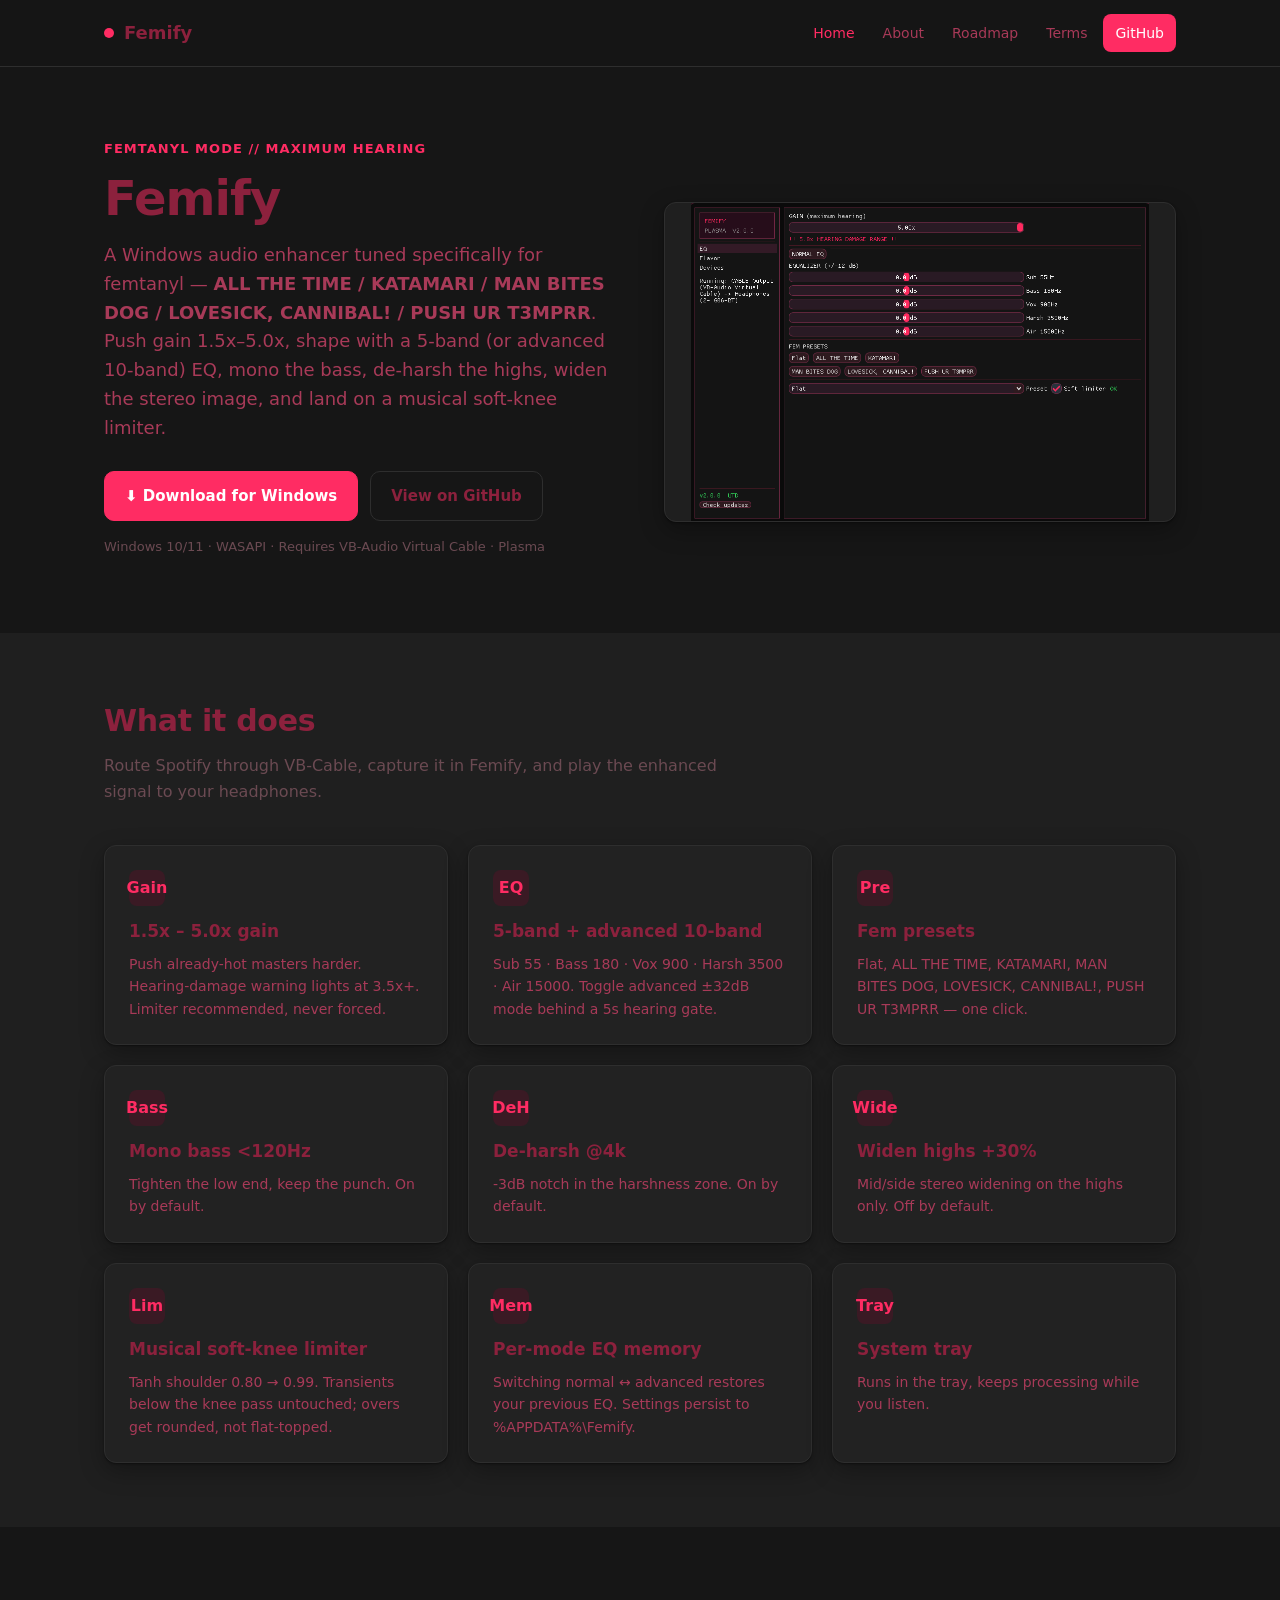
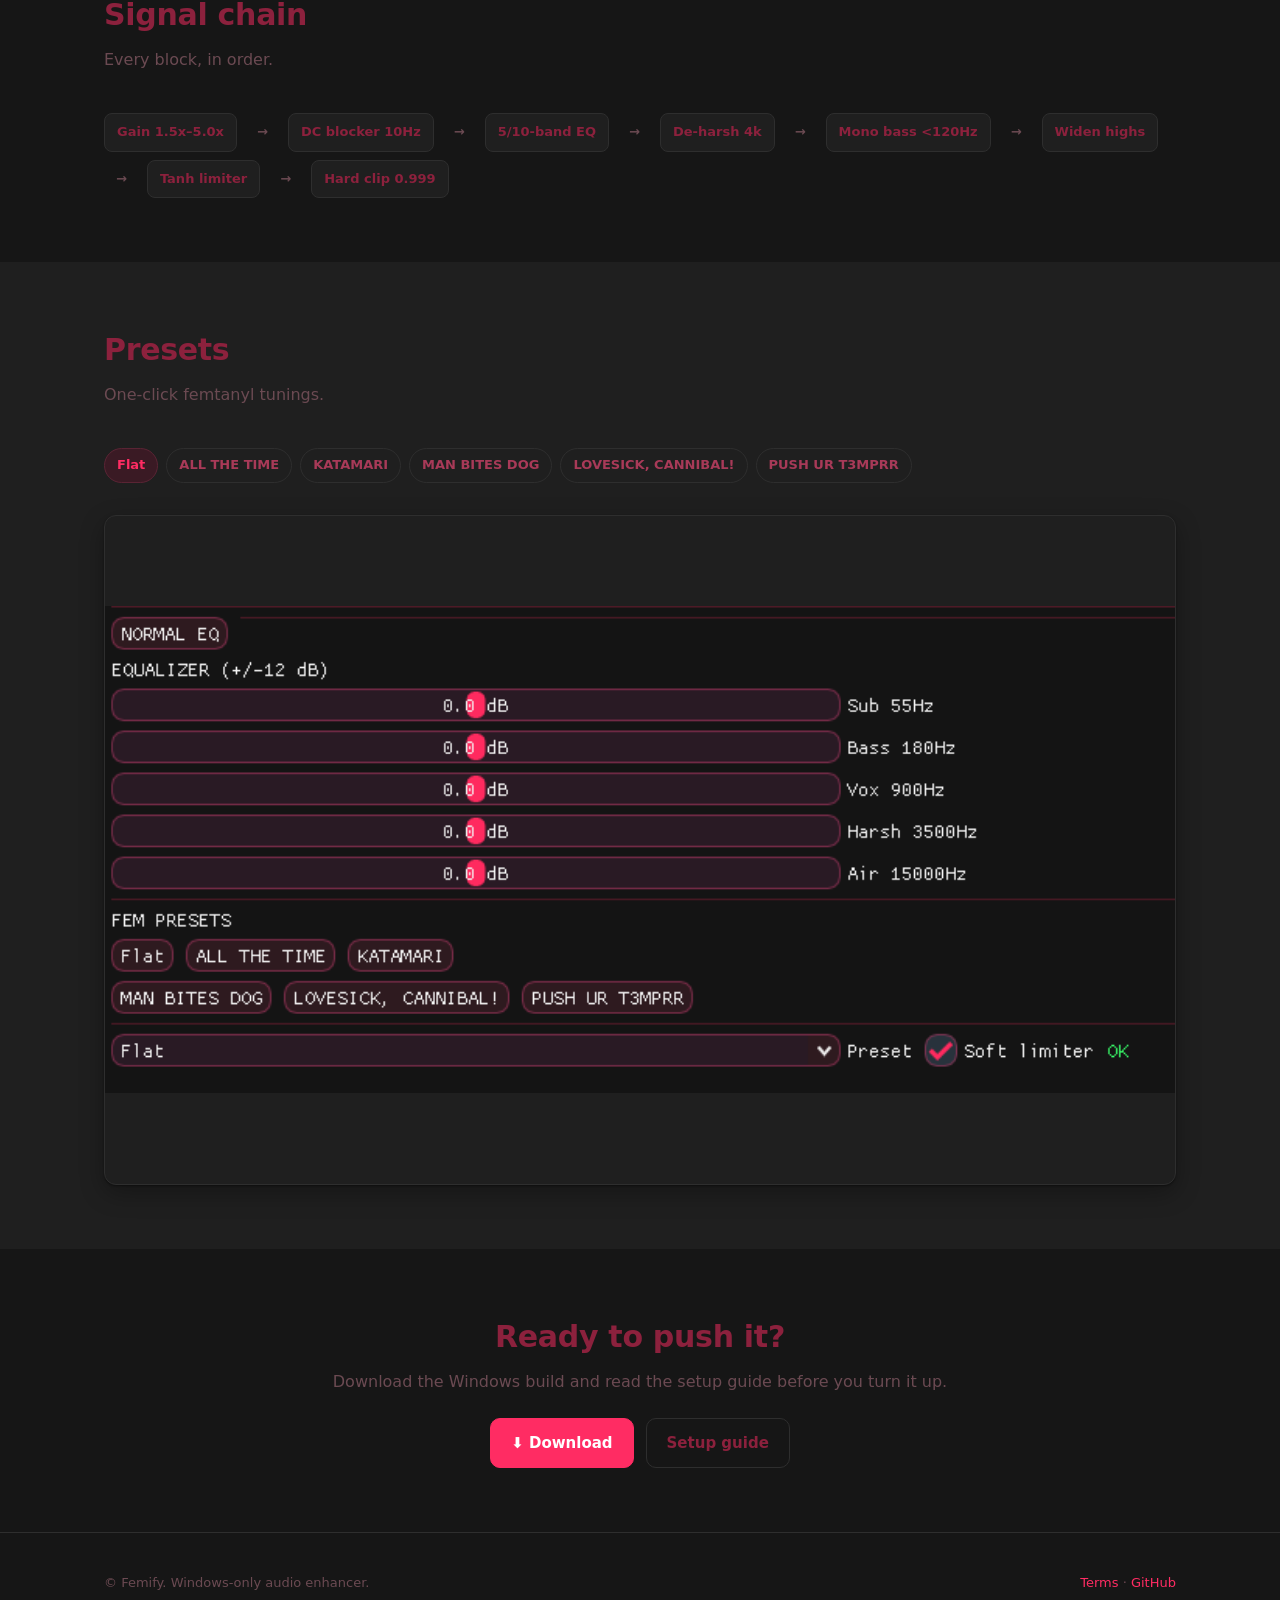
<file: index.html>
<!DOCTYPE html>
<html lang="en">
<head>
  <meta charset="utf-8" />
  <meta name="viewport" content="width=device-width, initial-scale=1" />
  <title>Femify</title>
  <meta name="description" content="Femify: a Windows audio enhancer tuned for femtanyl — gain, EQ, mono bass, de-harsh, widen, soft limiter." />
  <link rel="stylesheet" href="style.css" />
</head>
<body>
  <nav class="nav">
    <div class="nav-inner">
      <a class="brand" href="index.html"><span class="dot"></span>Femify</a>
      <button class="menu-btn" aria-label="Menu">☰</button>
      <div class="nav-links">
        <a href="index.html">Home</a>
        <a href="about.html">About</a>
        <a href="roadmap.html">Roadmap</a>
        <a href="terms.html">Terms</a>
        <a class="nav-cta" href="https://github.com/Paxel-GH/Femify" target="_blank" rel="noopener">GitHub</a>
      </div>
    </div>
  </nav>

  <main>
    <section class="hero">
      <div class="container hero-grid">
        <div>
          <div class="eyebrow">femtanyl mode // maximum hearing</div>
          <h1>Femify</h1>
          <p>
            <!-- STARTER TEXT: replace this intro with your own copy -->
            A Windows audio enhancer tuned specifically for femtanyl —
            <strong>ALL THE TIME / KATAMARI / MAN BITES DOG / LOVESICK, CANNIBAL! / PUSH UR T3MPRR</strong>.
            Push gain 1.5x–5.0x, shape with a 5-band (or advanced 10-band) EQ, mono the bass,
            de-harsh the highs, widen the stereo image, and land on a musical soft-knee limiter.
          </p>
          <div class="hero-actions">
            <a class="btn btn-primary" href="https://github.com/Paxel-GH/Femify/releases/latest" target="_blank" rel="noopener">⬇ Download for Windows</a>
            <a class="btn btn-ghost" href="https://github.com/Paxel-GH/Femify" target="_blank" rel="noopener">View on GitHub</a>
          </div>
          <p style="margin-top:16px;font-size:13px;color:var(--muted);">
            <!-- STARTER TEXT: version / status line -->
            Windows 10/11 · WASAPI · Requires VB-Audio Virtual Cable · Plasma
          </p>
        </div>
        <div class="screenshot">
          <img src="assets/screenshot-main.png" alt="Femify main window" />
        </div>
      </div>
    </section>

    <section class="alt">
      <div class="container">
        <h2 class="section-title">What it does</h2>
        <p class="section-sub">
          <!-- STARTER TEXT: one-line summary of the app -->
          Route Spotify through VB-Cable, capture it in Femify, and play the enhanced signal to your headphones.
        </p>
        <div class="grid grid-3">
          <div class="card">
            <div class="icon">Gain</div>
            <h3>1.5x – 5.0x gain</h3>
            <p>Push already-hot masters harder. Hearing-damage warning lights at 3.5x+. Limiter recommended, never forced.</p>
          </div>
          <div class="card">
            <div class="icon">EQ</div>
            <h3>5-band + advanced 10-band</h3>
            <p>Sub 55 · Bass 180 · Vox 900 · Harsh 3500 · Air 15000. Toggle advanced ±32dB mode behind a 5s hearing gate.</p>
          </div>
          <div class="card">
            <div class="icon">Pre</div>
            <h3>Fem presets</h3>
            <p>Flat, ALL THE TIME, KATAMARI, MAN BITES DOG, LOVESICK, CANNIBAL!, PUSH UR T3MPRR — one click.</p>
          </div>
          <div class="card">
            <div class="icon">Bass</div>
            <h3>Mono bass &lt;120Hz</h3>
            <p>Tighten the low end, keep the punch. On by default.</p>
          </div>
          <div class="card">
            <div class="icon">DeH</div>
            <h3>De-harsh @4k</h3>
            <p>-3dB notch in the harshness zone. On by default.</p>
          </div>
          <div class="card">
            <div class="icon">Wide</div>
            <h3>Widen highs +30%</h3>
            <p>Mid/side stereo widening on the highs only. Off by default.</p>
          </div>
          <div class="card">
            <div class="icon">Lim</div>
            <h3>Musical soft-knee limiter</h3>
            <p>Tanh shoulder 0.80 → 0.99. Transients below the knee pass untouched; overs get rounded, not flat-topped.</p>
          </div>
          <div class="card">
            <div class="icon">Mem</div>
            <h3>Per-mode EQ memory</h3>
            <p>Switching normal ↔ advanced restores your previous EQ. Settings persist to %APPDATA%\Femify.</p>
          </div>
          <div class="card">
            <div class="icon">Tray</div>
            <h3>System tray</h3>
            <p>Runs in the tray, keeps processing while you listen.</p>
          </div>
        </div>
      </div>
    </section>

    <section>
      <div class="container">
        <h2 class="section-title">Signal chain</h2>
        <p class="section-sub">Every block, in order.</p>
        <div class="chain">
          <span>Gain 1.5x–5.0x</span><span class="arrow">→</span>
          <span>DC blocker 10Hz</span><span class="arrow">→</span>
          <span>5/10-band EQ</span><span class="arrow">→</span>
          <span>De-harsh 4k</span><span class="arrow">→</span>
          <span>Mono bass &lt;120Hz</span><span class="arrow">→</span>
          <span>Widen highs</span><span class="arrow">→</span>
          <span>Tanh limiter</span><span class="arrow">→</span>
          <span>Hard clip 0.999</span>
        </div>
      </div>
    </section>

    <section class="alt">
      <div class="container">
        <h2 class="section-title">Presets</h2>
        <p class="section-sub">One-click femtanyl tunings.</p>
        <div class="chips">
          <span class="chip accent">Flat</span>
          <span class="chip">ALL THE TIME</span>
          <span class="chip">KATAMARI</span>
          <span class="chip">MAN BITES DOG</span>
          <span class="chip">LOVESICK, CANNIBAL!</span>
          <span class="chip">PUSH UR T3MPRR</span>
        </div>
        <div style="margin-top:32px;" class="screenshot">
          <img src="assets/screenshot-eq.png" alt="Femify equalizer view" />
        </div>
      </div>
    </section>

    <section>
      <div class="container" style="text-align:center;">
        <h2 class="section-title">Ready to push it?</h2>
        <p class="section-sub" style="margin:0 auto 24px;">
          <!-- STARTER TEXT: closing call to action -->
          Download the Windows build and read the setup guide before you turn it up.
        </p>
        <div class="hero-actions" style="justify-content:center;">
          <a class="btn btn-primary" href="https://github.com/Paxel-GH/Femify/releases/latest" target="_blank" rel="noopener">⬇ Download</a>
          <a class="btn btn-ghost" href="setup.html">Setup guide</a>
        </div>
      </div>
    </section>
  </main>

  <footer>
    <div class="container footer-inner">
      <span>© Femify. Windows-only audio enhancer.</span>
      <span>
        <a href="terms.html">Terms</a> ·
        <a href="https://github.com/Paxel-GH/Femify" target="_blank" rel="noopener">GitHub</a>
      </span>
    </div>
  </footer>
  <script src="script.js"></script>
</body>
</html>
</file>
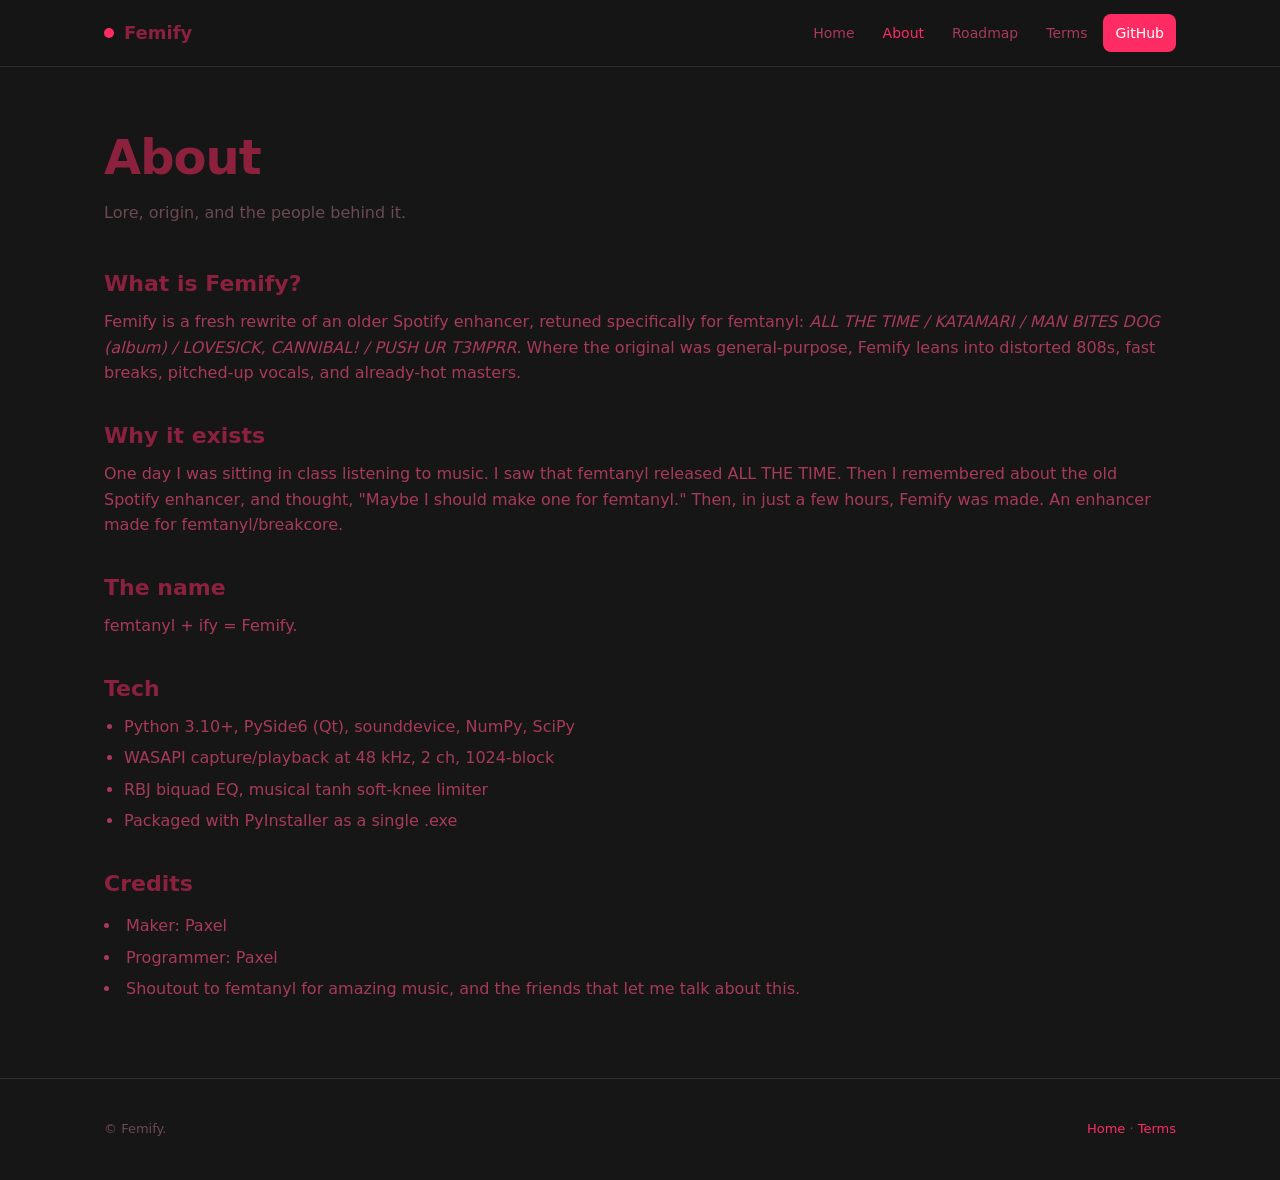
<file: about.html>
<!DOCTYPE html>
<html lang="en">
<head>
  <meta charset="utf-8" />
  <meta name="viewport" content="width=device-width, initial-scale=1" />
  <title>About — Femify</title>
  <link rel="stylesheet" href="style.css" />
</head>
<body>
  <nav class="nav">
    <div class="nav-inner">
      <a class="brand" href="index.html"><span class="dot"></span>Femify</a>
      <button class="menu-btn" aria-label="Menu">☰</button>
      <div class="nav-links">
        <a href="index.html">Home</a>
        <a href="about.html">About</a>
        <a href="roadmap.html">Roadmap</a>
        <a href="terms.html">Terms</a>
        <a class="nav-cta" href="https://github.com/Paxel-GH/Femify" target="_blank" rel="noopener">GitHub</a>
      </div>
    </div>
  </nav>

  <main>
    <section>
      <div class="container">
        <h1>About</h1>
        <p class="section-sub">Lore, origin, and the people behind it.</p>

        <div class="prose">
          <!-- STARTER TEXT -->
          <h2>What is Femify?</h2>
          <p>
            Femify is a fresh rewrite of an older Spotify enhancer, retuned specifically for femtanyl:
            <em>ALL THE TIME / KATAMARI / MAN BITES DOG (album) / LOVESICK, CANNIBAL! / PUSH UR T3MPRR</em>.
            Where the original was general-purpose, Femify leans into distorted 808s, fast breaks,
            pitched-up vocals, and already-hot masters.
          </p>

          <h2>Why it exists</h2>
          <p>
            <!-- STARTER TEXT -->
            One day I was sitting in class listening to music. I saw that femtanyl released ALL THE TIME.
			Then I remembered about the old Spotify enhancer, and thought, "Maybe I should make one for femtanyl."
			Then, in just a few hours, Femify was made. An enhancer made for femtanyl/breakcore.
          </p>

          <h2>The name</h2>
          <p>
            <!-- STARTER TEXT -->
            femtanyl + ify = Femify.
          </p>

          <h2>Tech</h2>
          <ul>
            <li>Python 3.10+, PySide6 (Qt), sounddevice, NumPy, SciPy</li>
            <li>WASAPI capture/playback at 48 kHz, 2 ch, 1024-block</li>
            <li>RBJ biquad EQ, musical tanh soft-knee limiter</li>
            <li>Packaged with PyInstaller as a single .exe</li>
          </ul>

          <h2>Credits</h2>
          <p>
            <!-- STARTER TEXT -->
            <li>Maker: Paxel</li>
			<li>Programmer: Paxel</li>
			<li>Shoutout to femtanyl for amazing music, and the friends that let me talk about this.</li>
          </p>
        </div>
      </div>
    </section>
  </main>

  <footer>
    <div class="container footer-inner">
      <span>© Femify.</span>
      <span><a href="index.html">Home</a> · <a href="terms.html">Terms</a></span>
    </div>
  </footer>
  <script src="script.js"></script>
</body>
</html>
</file>
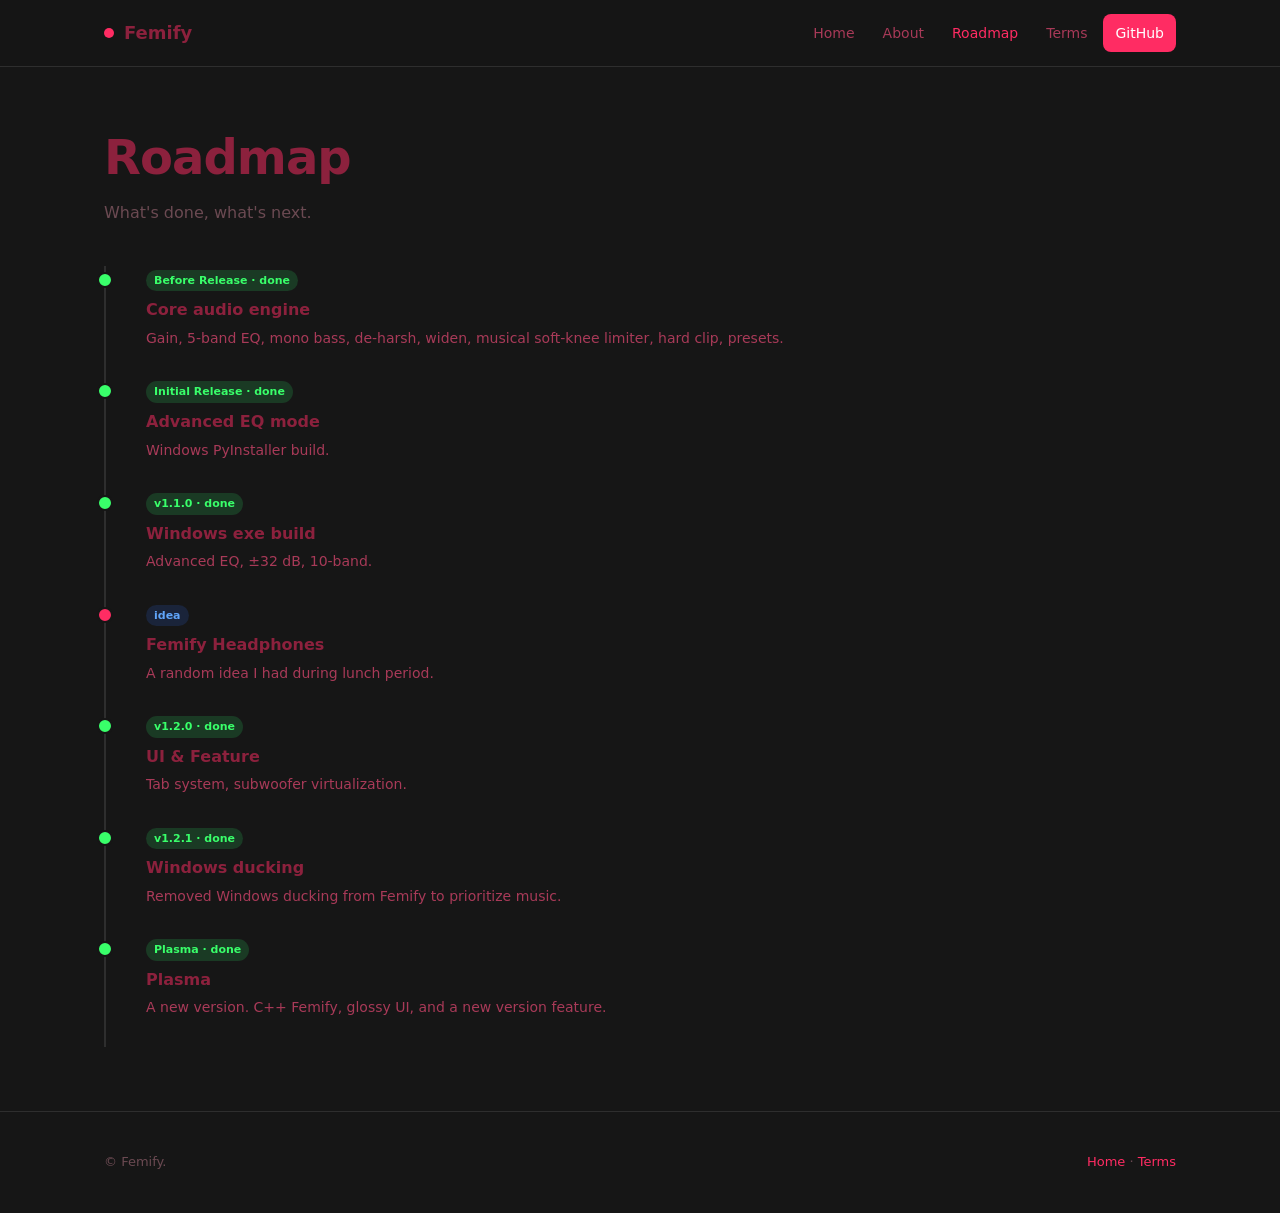
<file: roadmap.html>
<!DOCTYPE html>
<html lang="en">
<head>
  <meta charset="utf-8" />
  <meta name="viewport" content="width=device-width, initial-scale=1" />
  <title>Roadmap — Femify</title>
  <link rel="stylesheet" href="style.css" />
</head>
<body>
  <nav class="nav">
    <div class="nav-inner">
      <a class="brand" href="index.html"><span class="dot"></span>Femify</a>
      <button class="menu-btn" aria-label="Menu">☰</button>
      <div class="nav-links">
        <a href="index.html">Home</a>
        <a href="about.html">About</a>
        <a href="roadmap.html">Roadmap</a>
        <a href="terms.html">Terms</a>
        <a class="nav-cta" href="https://github.com/Paxel-GH/Femify" target="_blank" rel="noopener">GitHub</a>
      </div>
    </div>
  </nav>

  <main>
    <section>
      <div class="container">
        <h1>Roadmap</h1>
        <p class="section-sub">What's done, what's next.</p>

        <div class="rm">
          <div class="rm-item done">
            <span class="rm-tag done">Before Release · done</span>
            <h4>Core audio engine</h4>
            <p>Gain, 5-band EQ, mono bass, de-harsh, widen, musical soft-knee limiter, hard clip, presets.</p>
          </div>
          <div class="rm-item done">
            <span class="rm-tag done">Initial Release · done</span>
            <h4>Advanced EQ mode</h4>
            <p>Windows PyInstaller build.</p>
          </div>
          <div class="rm-item done">
            <span class="rm-tag done">v1.1.0 · done</span>
            <h4>Windows exe build</h4>
            <p>Advanced EQ, ±32 dB, 10-band.</p>
          </div>
          <div class="rm-item">
            <span class="rm-tag planned">idea</span>
            <h4>Femify Headphones</h4>
            <p>A random idea I had during lunch period.</p>
          </div>
		  <div class="rm-item done">
            <span class="rm-tag done">v1.2.0 · done</span>
            <h4>UI & Feature</h4>
            <p>Tab system, subwoofer virtualization.</p>
          </div>
		  <div class="rm-item done">
            <span class="rm-tag done">v1.2.1 · done</span>
            <h4>Windows ducking</h4>
            <p>Removed Windows ducking from Femify to prioritize music.</p>
          </div>
		  <div class="rm-item done">
            <span class="rm-tag done">Plasma · done</span>
            <h4>Plasma</h4>
            <p>A new version. C++ Femify, glossy UI, and a new version feature.</p>
          </div>
        </div>
      </div>
    </section>
  </main>

  <footer>
    <div class="container footer-inner">
      <span>© Femify.</span>
      <span><a href="index.html">Home</a> · <a href="terms.html">Terms</a></span>
    </div>
  </footer>
  <script src="script.js"></script>
</body>
</html>
</file>
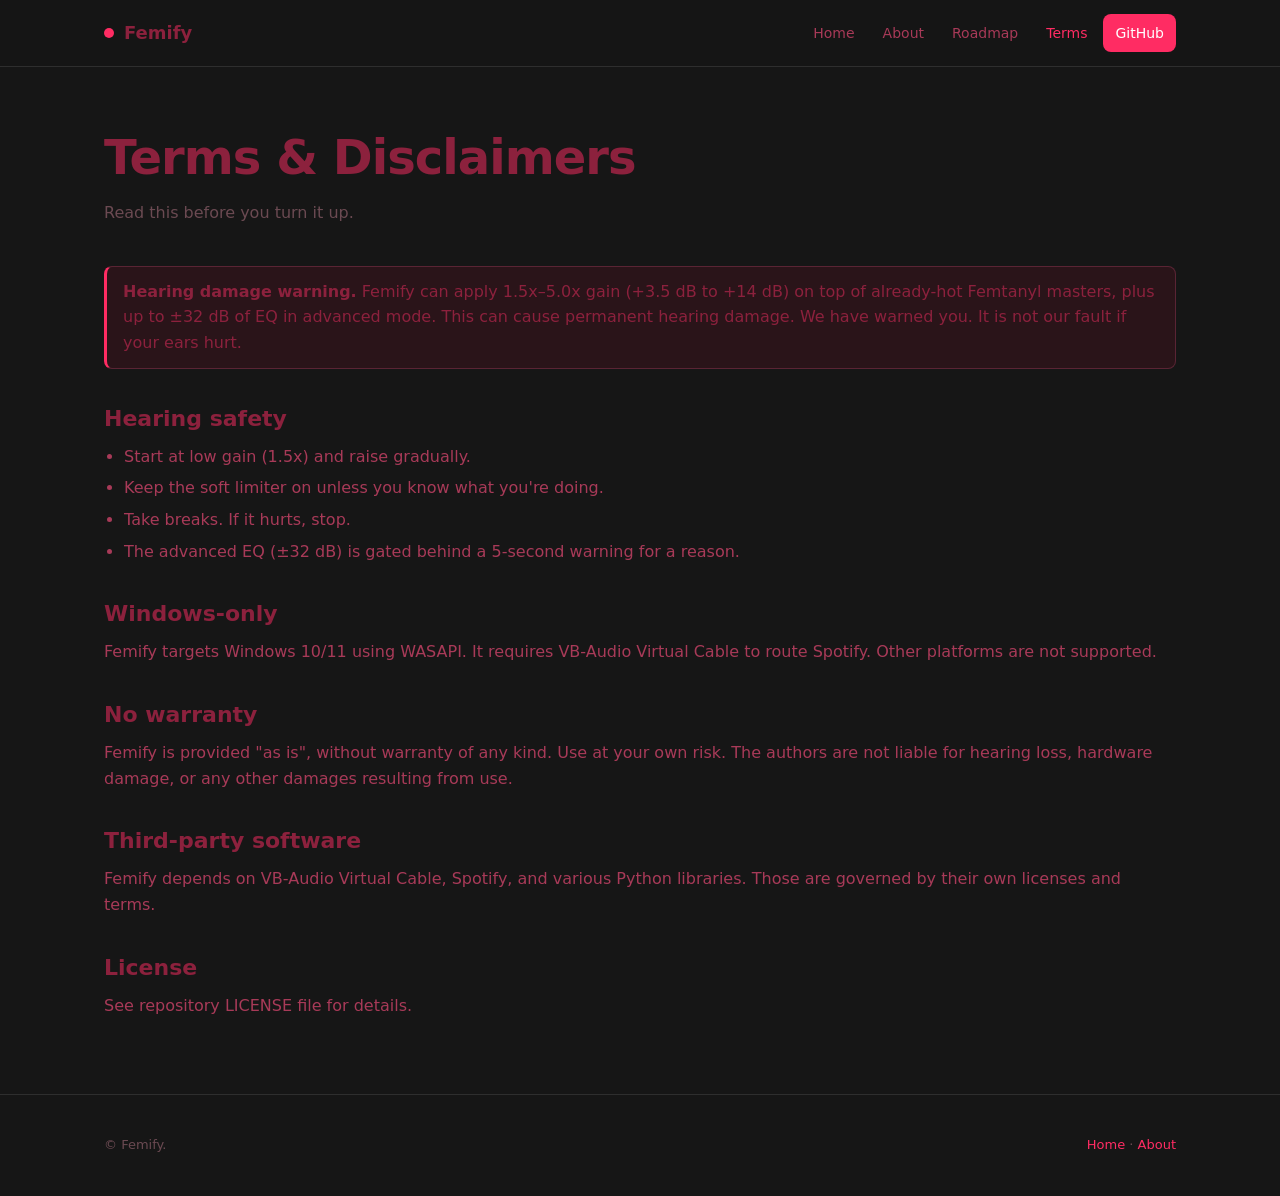
<file: terms.html>
<!DOCTYPE html>
<html lang="en">
<head>
  <meta charset="utf-8" />
  <meta name="viewport" content="width=device-width, initial-scale=1" />
  <title>Terms & Disclaimers — Femify</title>
  <link rel="stylesheet" href="style.css" />
</head>
<body>
  <nav class="nav">
    <div class="nav-inner">
      <a class="brand" href="index.html"><span class="dot"></span>Femify</a>
      <button class="menu-btn" aria-label="Menu">☰</button>
      <div class="nav-links">
        <a href="index.html">Home</a>
        <a href="about.html">About</a>
        <a href="roadmap.html">Roadmap</a>
        <a href="terms.html">Terms</a>
        <a class="nav-cta" href="https://github.com/Paxel-GH/Femify" target="_blank" rel="noopener">GitHub</a>
      </div>
    </div>
  </nav>

  <main>
    <section>
      <div class="container">
        <h1>Terms & Disclaimers</h1>
        <p class="section-sub">Read this before you turn it up.</p>

        <div class="prose">
          <div class="warn">
            <strong>Hearing damage warning.</strong>
            Femify can apply 1.5x–5.0x gain (+3.5 dB to +14 dB) on top of already-hot Femtanyl masters,
            plus up to ±32 dB of EQ in advanced mode. This can cause permanent hearing damage.
            We have warned you. It is not our fault if your ears hurt.
          </div>

          <h2>Hearing safety</h2>
          <ul>
            <li>Start at low gain (1.5x) and raise gradually.</li>
            <li>Keep the soft limiter on unless you know what you're doing.</li>
            <li>Take breaks. If it hurts, stop.</li>
            <li>The advanced EQ (±32 dB) is gated behind a 5-second warning for a reason.</li>
          </ul>

          <h2>Windows-only</h2>
          <p>Femify targets Windows 10/11 using WASAPI. It requires VB-Audio Virtual Cable to route Spotify.
             Other platforms are not supported.</p>

          <h2>No warranty</h2>
          <p>Femify is provided "as is", without warranty of any kind. Use at your own risk.
             The authors are not liable for hearing loss, hardware damage, or any other damages resulting from use.</p>

          <h2>Third-party software</h2>
          <p>Femify depends on VB-Audio Virtual Cable, Spotify, and various Python libraries.
             Those are governed by their own licenses and terms.</p>

          <h2>License</h2>
          <p>
            <!-- STARTER TEXT -->
            See repository LICENSE file for details.
          </p>
        </div>
      </div>
    </section>
  </main>

  <footer>
    <div class="container footer-inner">
      <span>© Femify.</span>
      <span><a href="index.html">Home</a> · <a href="about.html">About</a></span>
    </div>
  </footer>
  <script src="script.js"></script>
</body>
</html>
</file>
<file: style.css>
/* Femify site — dark minimal */
:root {
  --bg: #161616;
  --bg-soft: #1f1f1f;
  --bg-card: #222222;
  --text: #8C213D;
  --text-2: #a83a58;
  --muted: #6b4a52;
  --accent: #FF2C63;
  --accent-2: #d91f52;
  --border: #2e2e2e;
  --shadow: 0 1px 2px rgba(0,0,0,.4), 0 8px 24px rgba(0,0,0,.3);
  --radius: 12px;
  --max: 1120px;
}
* { box-sizing: border-box; }
html { scroll-behavior: smooth; }
body {
  margin: 0;
  font-family: "Inter", system-ui, -apple-system, "Segoe UI", Roboto, Helvetica, Arial, sans-serif;
  color: var(--text);
  background: var(--bg);
  line-height: 1.6;
  -webkit-font-smoothing: antialiased;
}
img { max-width: 100%; display: block; }
a { color: var(--accent); text-decoration: none; }
a:hover { text-decoration: underline; }

.container { max-width: var(--max); margin: 0 auto; padding: 0 24px; }

/* Nav */
.nav {
  position: sticky; top: 0; z-index: 50;
  background: rgba(22,22,22,.9);
  backdrop-filter: blur(10px);
  border-bottom: 1px solid var(--border);
}
.nav-inner {
  max-width: var(--max); margin: 0 auto; padding: 14px 24px;
  display: flex; align-items: center; justify-content: space-between; gap: 16px;
}
.brand { display: flex; align-items: center; gap: 10px; font-weight: 800; font-size: 18px; color: var(--text); }
.brand .dot { width: 10px; height: 10px; border-radius: 50%; background: var(--accent); }
.nav-links { display: flex; gap: 4px; align-items: center; }
.nav-links a {
  padding: 8px 12px; border-radius: 8px; color: var(--text-2); font-weight: 500; font-size: 14px;
}
.nav-links a:hover { background: var(--bg-soft); color: var(--text); text-decoration: none; }
.nav-links a.active { color: var(--accent); }
.nav-cta {
  background: var(--accent); color: #fff !important; padding: 8px 16px; border-radius: 8px; font-weight: 600;
}
.nav-cta:hover { background: var(--accent-2); }
.menu-btn { display: none; background: none; border: 1px solid var(--border); border-radius: 8px; padding: 6px 10px; cursor: pointer; color: var(--text); }

/* Hero */
.hero { padding: 72px 0 48px; }
.hero-grid { display: grid; grid-template-columns: 1fr 1fr; gap: 48px; align-items: center; }
.eyebrow { color: var(--accent); font-weight: 700; font-size: 13px; letter-spacing: .08em; text-transform: uppercase; margin-bottom: 12px; }
h1 { font-size: 48px; line-height: 1.1; margin: 0 0 16px; letter-spacing: -.02em; }
.hero p { font-size: 18px; color: var(--text-2); margin: 0 0 28px; }
.hero-actions { display: flex; gap: 12px; flex-wrap: wrap; }
.btn {
  display: inline-flex; align-items: center; gap: 8px;
  padding: 12px 20px; border-radius: 10px; font-weight: 600; font-size: 15px;
  border: 1px solid var(--border); background: var(--bg-card); color: var(--text); cursor: pointer;
}
.btn:hover { text-decoration: none; background: var(--bg-soft); }
.btn-primary { background: var(--accent); color: #fff; border-color: var(--accent); }
.btn-primary:hover { background: var(--accent-2); border-color: var(--accent-2); }
.btn-ghost { background: transparent; }

.screenshot {
  background: var(--bg-soft); border: 1px solid var(--border); border-radius: var(--radius);
  aspect-ratio: 16/10; display: flex; align-items: center; justify-content: center;
  color: var(--muted); font-size: 14px; overflow: hidden; box-shadow: var(--shadow);
}
.screenshot img { width: 100%; height: 100%; object-fit: contain; }
.screenshot .hint { text-align: center; padding: 16px; }

/* Sections */
section { padding: 64px 0; }
section.alt { background: var(--bg-soft); }
.section-title { font-size: 30px; margin: 0 0 8px; letter-spacing: -.01em; }
.section-sub { color: var(--muted); margin: 0 0 40px; max-width: 640px; }

/* Features grid */
.grid { display: grid; gap: 20px; }
.grid-3 { grid-template-columns: repeat(3, 1fr); }
.grid-2 { grid-template-columns: repeat(2, 1fr); }
.card {
  background: var(--bg-card); border: 1px solid var(--border); border-radius: var(--radius);
  padding: 24px; box-shadow: var(--shadow);
}
.card h3 { margin: 0 0 8px; font-size: 17px; }
.card p { margin: 0; color: var(--text-2); font-size: 14px; }
.card .icon { width: 36px; height: 36px; border-radius: 8px; background: #3a1a24; color: var(--accent); display: flex; align-items: center; justify-content: center; margin-bottom: 12px; font-weight: 700; }

/* Preset chips */
.chips { display: flex; flex-wrap: wrap; gap: 8px; }
.chip { padding: 6px 12px; border-radius: 999px; background: var(--bg-soft); border: 1px solid var(--border); font-size: 13px; font-weight: 600; color: var(--text-2); }
.chip.accent { background: #3a1a24; color: var(--accent); border-color: #5a2434; }

/* Chain */
.chain { display: flex; flex-wrap: wrap; gap: 8px; align-items: center; }
.chain span { padding: 8px 12px; background: var(--bg-soft); border: 1px solid var(--border); border-radius: 8px; font-size: 13px; font-weight: 600; }
.chain .arrow { background: none; border: none; color: var(--muted); }

/* Steps */
.steps { counter-reset: step; }
.step { display: grid; grid-template-columns: 40px 1fr; gap: 16px; padding: 16px 0; border-bottom: 1px solid var(--border); }
.step:last-child { border-bottom: none; }
.step-num { width: 32px; height: 32px; border-radius: 50%; background: var(--accent); color: #fff; display: flex; align-items: center; justify-content: center; font-weight: 700; font-size: 14px; }
.step h4 { margin: 0 0 4px; font-size: 16px; }
.step p { margin: 0; color: var(--text-2); font-size: 14px; }

/* Code block */
.code { background: #0f0f0f; color: #c9a0a8; border: 1px solid var(--border); border-radius: 10px; padding: 16px 20px; font-family: "Consolas", "Menlo", monospace; font-size: 13px; overflow-x: auto; line-height: 1.5; }
.code .c { color: var(--muted); }

/* Lists / prose */
.prose { color: var(--text-2); }
.prose h2 { color: var(--text); font-size: 22px; margin: 32px 0 8px; }
.prose h3 { color: var(--text); font-size: 17px; margin: 24px 0 6px; }
.prose p { margin: 0 0 12px; }
.prose ul { margin: 0 0 12px; padding-left: 20px; }
.prose li { margin-bottom: 6px; }
.prose .warn { background: #2a1419; border: 1px solid #5a2434; border-left: 3px solid var(--accent); padding: 12px 16px; border-radius: 8px; color: var(--text); margin: 16px 0; }

/* Roadmap */
.rm { position: relative; padding-left: 24px; border-left: 2px solid var(--border); }
.rm-item { position: relative; padding: 0 0 28px 16px; }
.rm-item::before { content: ""; position: absolute; left: -33px; top: 6px; width: 12px; height: 12px; border-radius: 50%; background: var(--accent); border: 2px solid var(--bg); }
.rm-item.done::before { background: #39ff6a; }
.rm-item h4 { margin: 0 0 4px; }
.rm-item p { margin: 0; color: var(--text-2); font-size: 14px; }
.rm-tag { display: inline-block; font-size: 11px; font-weight: 700; padding: 2px 8px; border-radius: 999px; background: #3a1a24; color: var(--accent); margin-bottom: 6px; }
.rm-tag.done { background: #1a3a24; color: #39ff6a; }
.rm-tag.planned { background: #1a243a; color: #60a5fa; }

/* Footer */
footer { padding: 40px 0; border-top: 1px solid var(--border); color: var(--muted); font-size: 13px; }
.footer-inner { display: flex; justify-content: space-between; align-items: center; flex-wrap: wrap; gap: 12px; }

/* Responsive */
@media (max-width: 820px) {
  .hero-grid { grid-template-columns: 1fr; gap: 32px; }
  h1 { font-size: 36px; }
  .grid-3 { grid-template-columns: 1fr; }
  .grid-2 { grid-template-columns: 1fr; }
  .nav-links { display: none; }
  .menu-btn { display: block; }
  .nav-links.open { display: flex; flex-direction: column; position: absolute; top: 60px; left: 0; right: 0; background: var(--bg); border-bottom: 1px solid var(--border); padding: 12px; }
}
</file>
